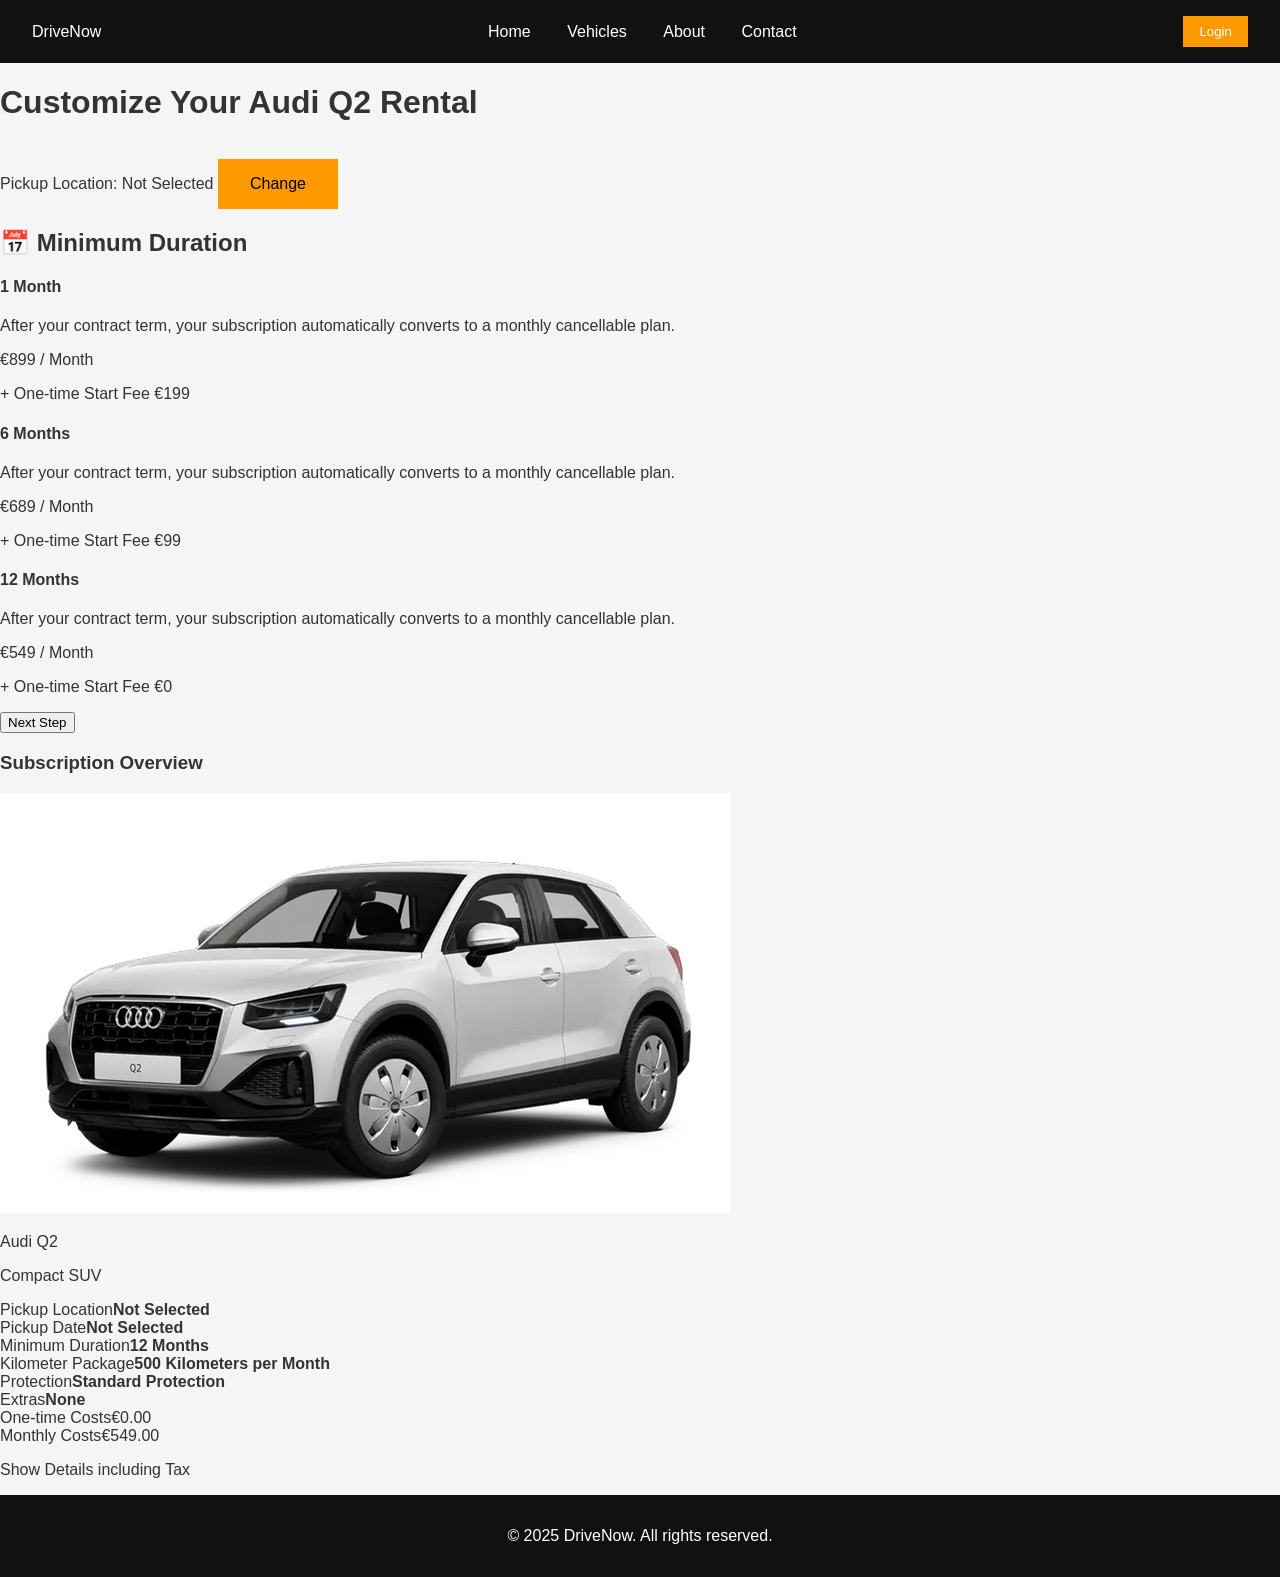
<file: audi-q2.html>
<!DOCTYPE html>
<html lang="en">
<head>
  <meta charset="UTF-8">
  <meta name="viewport" content="width=device-width, initial-scale=1.0">
  <link rel="stylesheet" href="main.css">
  <title>DriveNow – Customize Your Audi Q2 Rental</title>
</head>
<body>
  <!-- NAVBAR -->
  <header class="navbar">
    <div class="logo">DriveNow</div>
    <nav>
      <a href="index.html">Home</a>
      <a href="vehicle.html">Vehicles</a>
      <a href="#">About</a>
      <a href="#">Contact</a>
    </nav>
    <button class="login-btn">Login</button>
  </header>

  <!-- MAIN CONTENT -->
  <div class="booking-page-wrapper">
    <div class="booking-page-container">
      <div class="booking-main-content">
        <h1>Customize Your Audi Q2 Rental</h1>
        <div class="location-header">
          <span id="selectedLocationDisplay" title="Click to change pickup location">Pickup Location: Not Selected</span>
          <button id="changeLocationBtn" class="cta">Change</button>
        </div>

        <!-- DURATION SECTION -->
        <div class="booking-section-box" id="durationSection">
          <div class="booking-section-header">
            <h2><span class="icon">📅</span> Minimum Duration</h2>
            <span id="durationCompletion" class="location-display"></span>
            <span id="durationCheck" class="checkmark-icon" style="display: none;">✔️</span>
          </div>
          <div class="booking-options-grid">
            <div class="option-card" data-duration-months="1" data-monthly-price="899" data-onetime-fee="199">
              <h4>1 Month</h4>
              <p>After your contract term, your subscription automatically converts to a monthly cancellable plan.</p>
              <span class="price-tag">€899 / Month</span>
              <p class="subtext">+ One-time Start Fee €199</p>
            </div>
            <div class="option-card" data-duration-months="6" data-monthly-price="689" data-onetime-fee="99">
              <h4>6 Months</h4>
              <p>After your contract term, your subscription automatically converts to a monthly cancellable plan.</p>
              <span class="price-tag">€689 / Month</span>
              <p class="subtext">+ One-time Start Fee €99</p>
            </div>
            <div class="option-card selected" data-duration-months="12" data-monthly-price="549" data-onetime-fee="0">
              <h4>12 Months</h4>
              <p>After your contract term, your subscription automatically converts to a monthly cancellable plan.</p>
              <span class="price-tag">€549 / Month</span>
              <p class="subtext">+ One-time Start Fee €0</p>
            </div>
          </div>
          <div class="navigate-buttons">
            <button class="next-btn" data-target-section="kilometerSection" data-current-section="durationSection">Next Step</button>
          </div>
        </div>

        <!-- KILOMETER SECTION -->
        <div class="booking-section-box" id="kilometerSection" style="display:none;">
          <div class="booking-section-header">
            <h2><span class="icon">🛣️</span> Kilometer Package</h2>
            <span id="kilometerCompletion" class="location-display"></span>
            <span id="kilometerCheck" class="checkmark-icon" style="display: none;">✔️</span>
          </div>
          <div class="kilometer-input-group">
            <label for="kilometerRange">Select your desired kilometers per month:</label>
            <input type="range" id="kilometerRange" min="200" max="2000" step="50" value="500">
            <div class="kilometer-value"><span id="currentKilometers">500</span> KM / Month</div>
          </div>
          <p style="font-size:0.9em;color:#bbb;margin-top:15px;">Additional kilometers will be charged at €0.25/km. Unused kilometers do not roll over.</p>
          <div class="navigate-buttons">
            <button class="next-btn" data-target-section="protectionSection" data-current-section="kilometerSection">Next Step</button>
          </div>
        </div>

        <!-- PROTECTION SECTION -->
        <div class="booking-section-box" id="protectionSection" style="display:none;">
          <div class="booking-section-header">
            <h2><span class="icon">🛡️</span> Protection</h2>
            <span id="protectionCompletion" class="location-display"></span>
            <span id="protectionCheck" class="checkmark-icon" style="display: none;">✔️</span>
          </div>
          <div class="checkbox-group">
            <label><input type="radio" name="protection" value="standard" checked data-price="0"> Standard Protection (€0 / Month)</label>
            <p class="extra-description">Basic liability insurance. Damage to your vehicle will incur a deductible.</p>
            <label><input type="radio" name="protection" value="premium" data-price="29.99"> Premium Protection (€29.99 / Month)</label>
            <p class="extra-description">Reduced deductible, covers minor damages, glass and tire protection.</p>
            <label><input type="radio" name="protection" value="full" data-price="59.99"> Full Protection (€59.99 / Month)</label>
            <p class="extra-description">Zero deductible, comprehensive coverage for peace of mind.</p>
          </div>
          <div class="navigate-buttons">
            <button class="next-btn" data-target-section="extrasSection" data-current-section="protectionSection">Next Step</button>
          </div>
        </div>

        <!-- EXTRAS SECTION -->
        <div class="booking-section-box" id="extrasSection" style="display:none;">
          <div class="booking-section-header">
            <h2><span class="icon">➕</span> Choose Your Extras</h2>
            <span id="extrasCompletion" class="location-display"></span>
            <span id="extrasCheck" class="checkmark-icon" style="display: none;">✔️</span>
          </div>
          <div class="checkbox-group">
            <label><input type="checkbox" name="extra" value="childSeat" data-price-monthly="15" data-price-onetime="0"> Child Seat (€15 / Month)</label>
            <p class="extra-description">Suitable for children aged 1-4 years.</p>
            <label><input type="checkbox" name="extra" value="gps" data-price-monthly="10" data-price-onetime="0"> GPS Navigation (€10 / Month)</label>
            <p class="extra-description">Pre-installed GPS system for easy navigation.</p>
            <label><input type="checkbox" name="extra" value="winterTires" data-price-monthly="0" data-price-onetime="50"> Winter Tires (One-time €50)</label>
            <p class="extra-description">Essential for safe driving during winter months (October-March).</p>
            <label><input type="checkbox" name="extra" value="additionalDriver" data-price-monthly="20" data-price-onetime="0"> Additional Driver (€20 / Month)</label>
            <p class="extra-description">Allows another person to drive the vehicle.</p>
          </div>
          <div class="navigate-buttons">
            <button class="next-btn" id="finalBookNowBtn">Book Now</button>
          </div>
        </div>
      </div>
      <!-- SUMMARY SIDEBAR -->
      <div class="booking-summary-sidebar">
        <h3>Subscription Overview</h3>
        <div class="summary-car-details">
          <img src="assets/AudiQ2.png" alt="Audi Q2 S-Line">
          <div class="summary-car-info">
            <p id="summaryCarName">Audi Q2</p>
            <p id="summaryCarType">Compact SUV</p>
          </div>
        </div>
        <div class="summary-items-list">
          <div class="summary-item"><span>Pickup Location</span><strong id="summaryLocation">Not Selected</strong></div>
          <div class="summary-item"><span>Pickup Date</span><strong id="summaryPickupDate">Not Selected</strong></div>
          <div class="summary-item"><span>Minimum Duration</span><strong id="summaryDuration">12 Months</strong></div>
          <div class="summary-item"><span>Kilometer Package</span><strong id="summaryKilometers">500 Kilometers per Month</strong></div>
          <div class="summary-item"><span>Protection</span><strong id="summaryProtection">Standard Protection</strong></div>
          <div class="summary-item" id="summaryExtrasContainer"><span>Extras</span><strong>None</strong></div>
        </div>
        <div class="summary-price-details">
          <div class="total-onetime"><span>One-time Costs</span><span id="summaryOneTimeCost">€0.00</span></div>
          <div class="total-monthly"><span>Monthly Costs</span><span id="summaryMonthlyCost">€549.00</span></div>
          <p class="tax-info">Show Details including Tax</p>
        </div>
      </div>
    </div>
  </div>

  <!-- FOOTER -->
  <footer class="footer"><p>© 2025 DriveNow. All rights reserved.</p></footer>

  <!-- SLIDE-IN BOOKING PANEL -->
  <div id="bookingModal">
    <div class="booking-panel" role="dialog" aria-modal="true">
      <button class="close-btn" aria-label="Close booking panel">×</button>
      <div class="car-header">
        <img id="modalCarImage" src="assets/AudiQ2.png" alt="Audi Q2" />
        <h3 id="modalCarName">Audi Q2 S-Line</h3>
      </div>
      <form class="booking-form" id="bookingForm">
        <div>
          <label for="pickupLocation">Pickup location</label>
          <select id="pickupLocation" required>
            <option value="" disabled selected>Select a city</option>
            <option value="berlin">Berlin</option>
            <option value="munich">Munich</option>
            <option value="hamburg">Hamburg</option>
            <option value="frankfurt">Frankfurt</option>
          </select>
        </div>
        <div>
          <label for="pickupDate">Pickup date</label>
          <input type="date" id="pickupDate" required />
        </div>
        <button type="submit" class="continue-btn">Save & Continue</button>
      </form>
    </div>
  </div>

  <!-- SCRIPTS -->
  <script src="main.js"></script>
  <script>
    // Helper to capitalise slugs
    function formatLocation(slug) {
      return slug.split('-').map(w => w.charAt(0).toUpperCase()+w.slice(1)).join(' ');
    }
    // Bind Change button
    document.getElementById('changeLocationBtn').addEventListener('click', openBookingModal);
  </script>
</body>
</html>
</file>
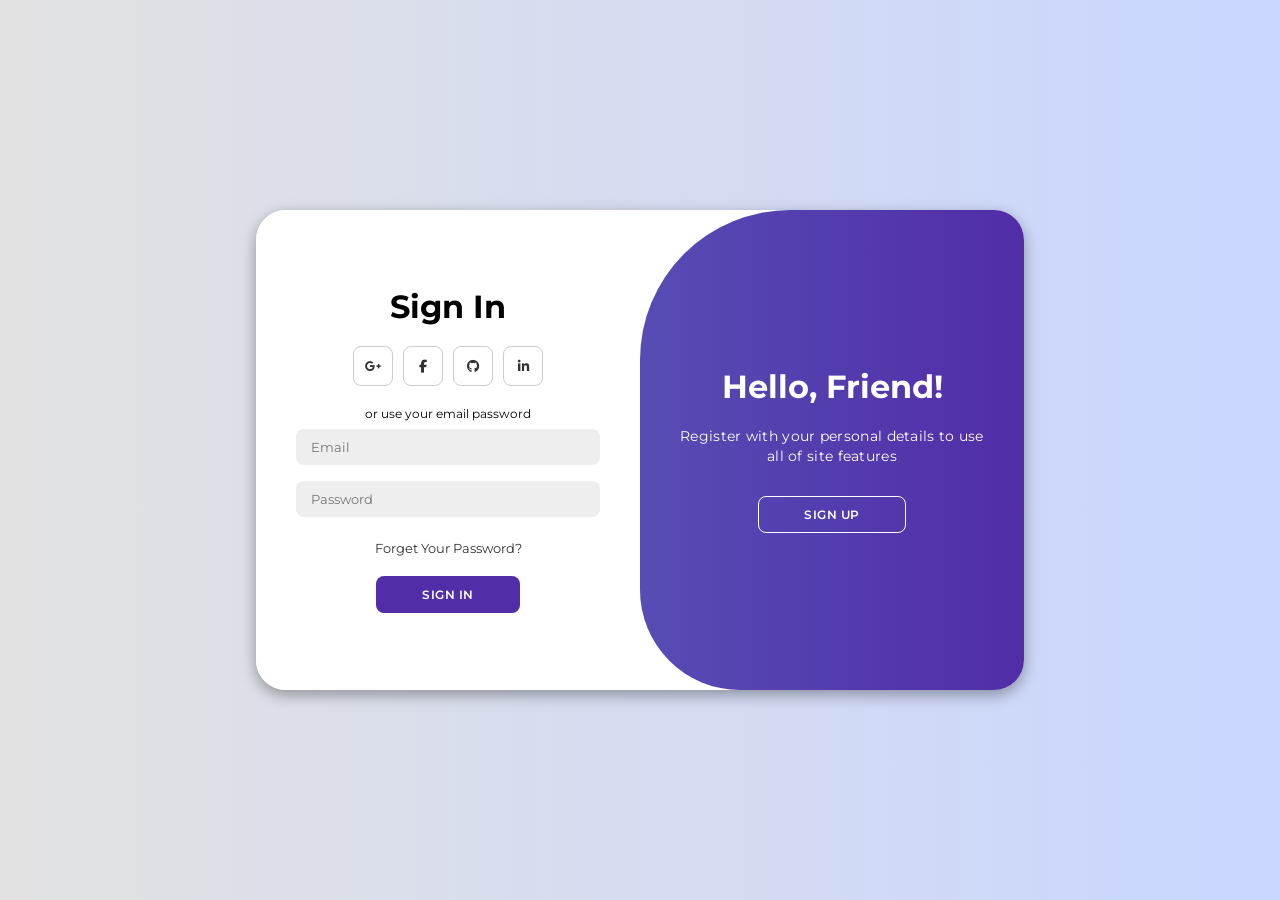
<file: startpage.html>
<!DOCTYPE html>
<html lang="en">

<head>
    <meta charset="UTF-8">
    <meta name="viewport" content="width=device-width, initial-scale=1.0">
    <link rel="stylesheet" href="https://cdnjs.cloudflare.com/ajax/libs/font-awesome/6.4.2/css/all.min.css">
    <link rel="stylesheet" href="style.css">
    <title>Modern Login Page | DriveNow</title>
</head>

<body>

    <div class="container" id="container">
        <div class="form-container sign-up">
            <form>
                <h1>Create Account</h1>
                <div class="social-icons">
                    <a href="#" class="icon"><i class="fa-brands fa-google-plus-g"></i></a>
                    <a href="#" class="icon"><i class="fa-brands fa-facebook-f"></i></a>
                    <a href="#" class="icon"><i class="fa-brands fa-github"></i></a>
                    <a href="#" class="icon"><i class="fa-brands fa-linkedin-in"></i></a>
                </div>
                <span>or use your email for registeration</span>
                <input type="text" placeholder="Name">
                <input type="email" placeholder="Email">
                <input type="password" placeholder="Password">
                <button>Sign Up</button>
            </form>
        </div>
        <div class="form-container sign-in">
            <form>
                <h1>Sign In</h1>
                <div class="social-icons">
                    <a href="#" class="icon"><i class="fa-brands fa-google-plus-g"></i></a>
                    <a href="#" class="icon"><i class="fa-brands fa-facebook-f"></i></a>
                    <a href="#" class="icon"><i class="fa-brands fa-github"></i></a>
                    <a href="#" class="icon"><i class="fa-brands fa-linkedin-in"></i></a>
                </div>
                <span>or use your email password</span>
                <input type="email" placeholder="Email">
                <input type="password" placeholder="Password">
                <a href="#">Forget Your Password?</a>
                <button>Sign In</button>
            </form>
        </div>
        <div class="toggle-container">
            <div class="toggle">
                <div class="toggle-panel toggle-left">
                    <h1>Welcome Back!</h1>
                    <p>Enter your personal details to use all of site features</p>
                    <button class="hidden" id="login">Sign In</button>
                </div>
                <div class="toggle-panel toggle-right">
                    <h1>Hello, Friend!</h1>
                    <p>Register with your personal details to use all of site features</p>
                    <button class="hidden" id="register">Sign Up</button>
                </div>
            </div>
        </div>
    </div>

    <script src="script.js"></script>
</body>

</html>
</file>
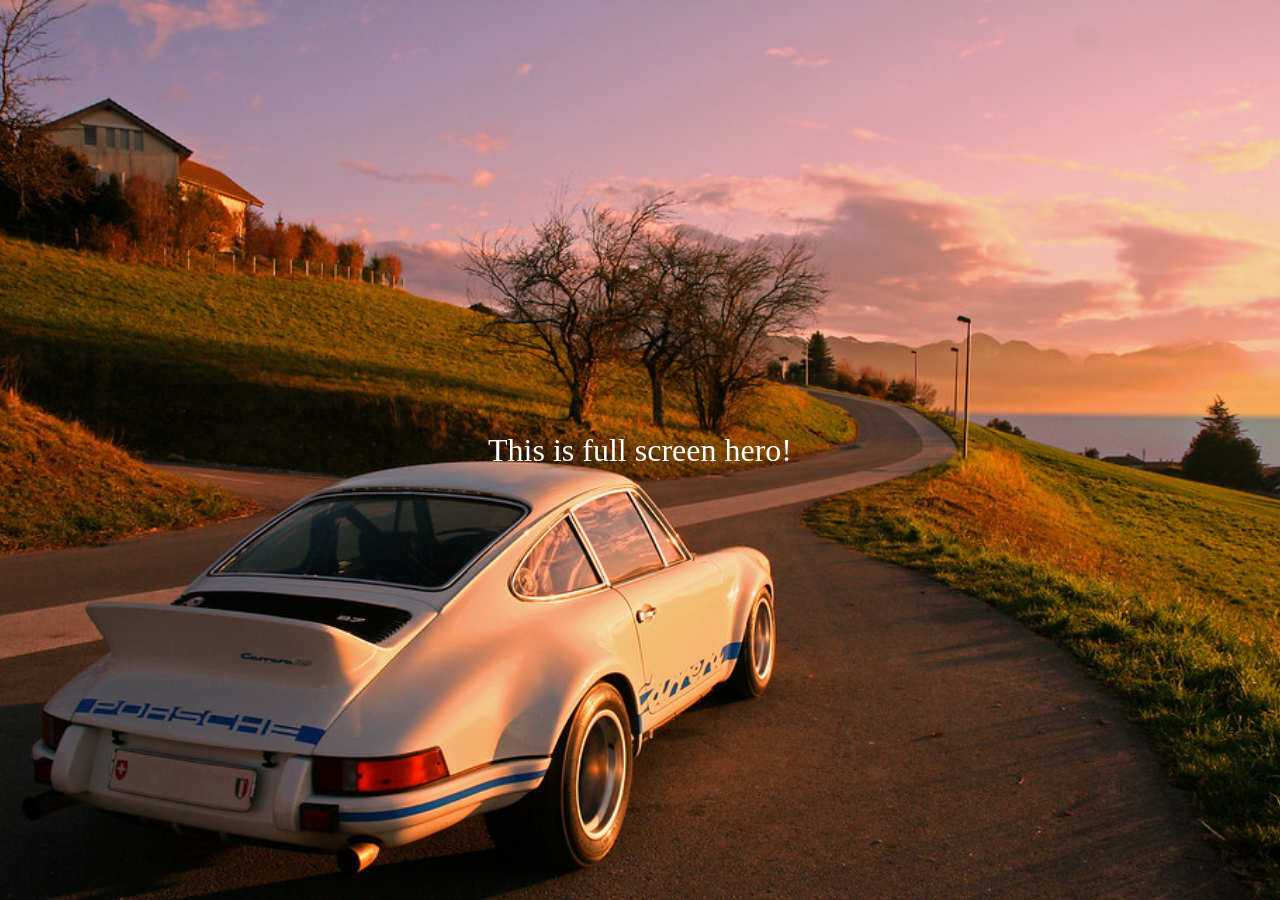
<file: test.html>
<!DOCTYPE html>
<html>
<head>
  <style>
    body, html {
      margin: 0;
      padding: 0;
    }

    .hero {
      background-image: url('assets/Sunsetimage.png');
      background-size: cover;
      background-position: center;
      height: 100vh;
      width: 100vw;
      display: flex;
      justify-content: center;
      align-items: center;
      color: white;
      font-size: 2rem;
    }
  </style>
</head>
<body>
  <section class="hero">
    This is full screen hero!
  </section>
</body>
</html>
</file>
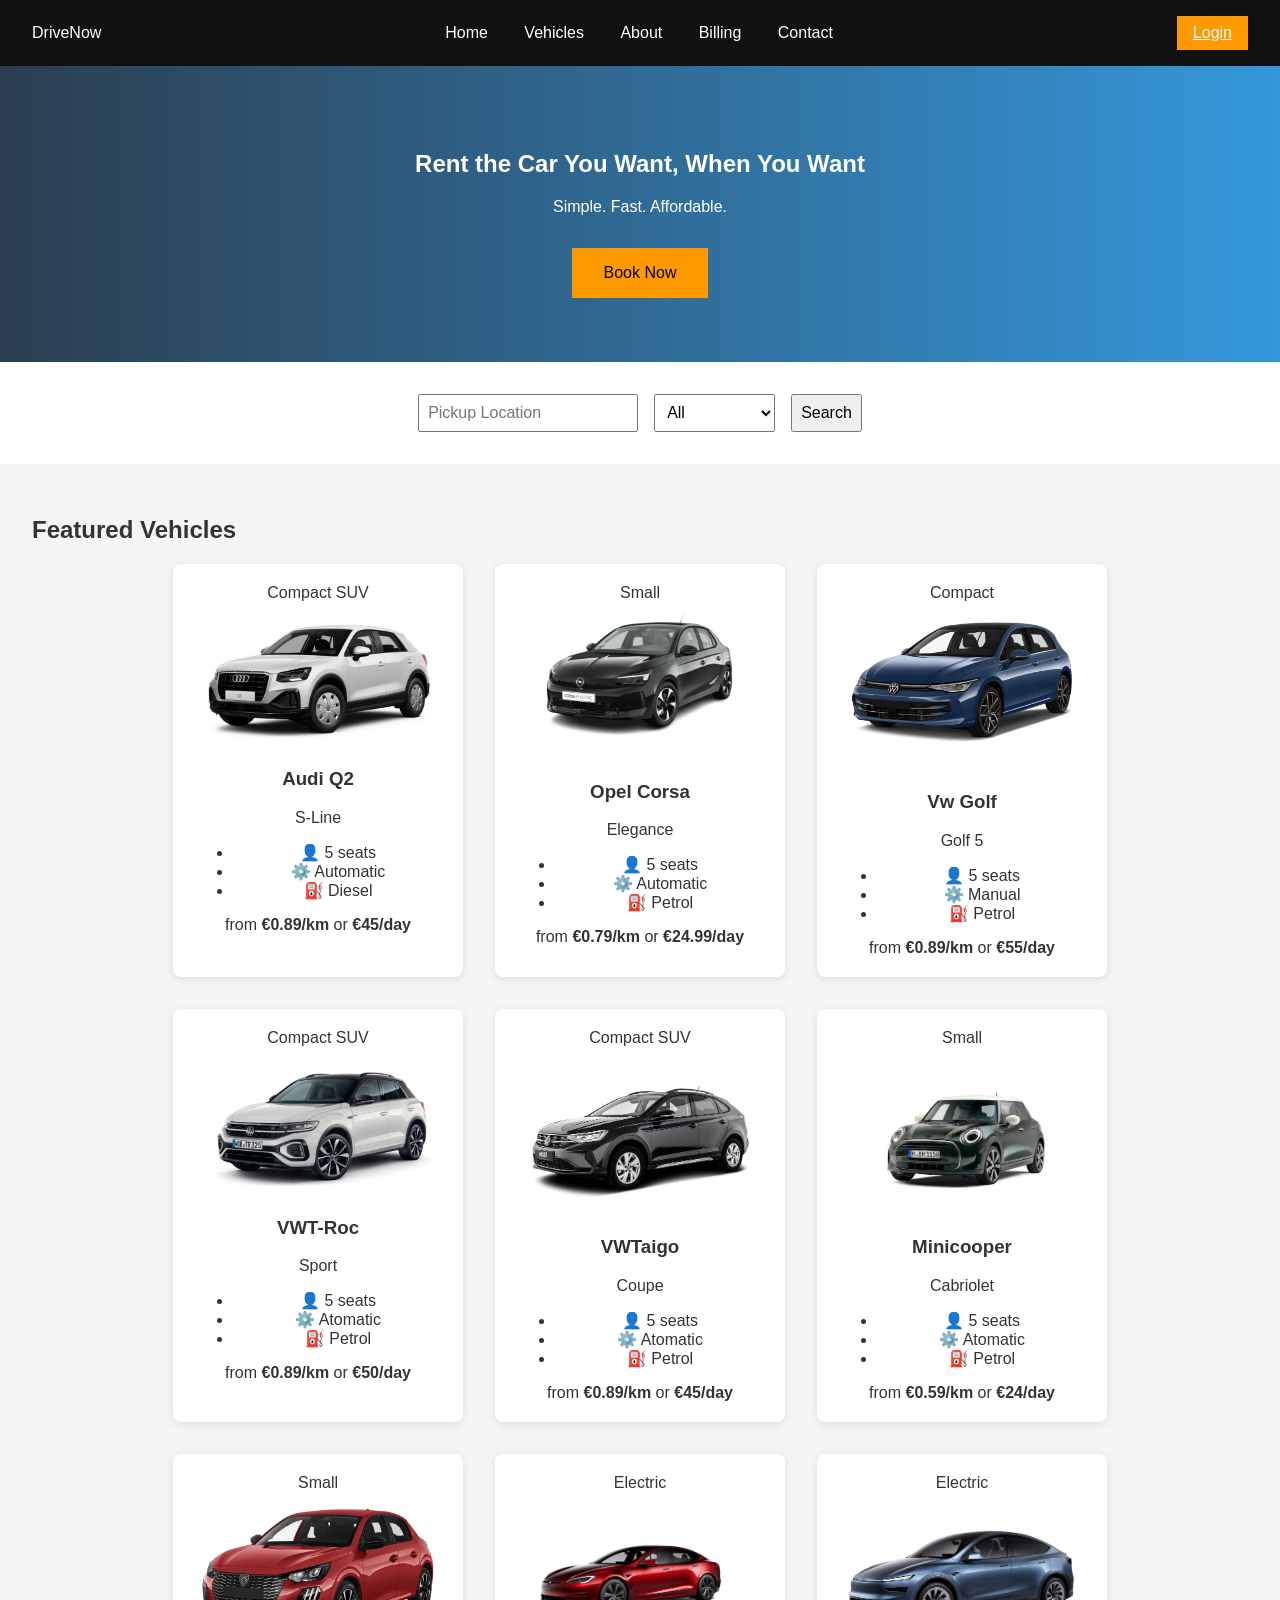
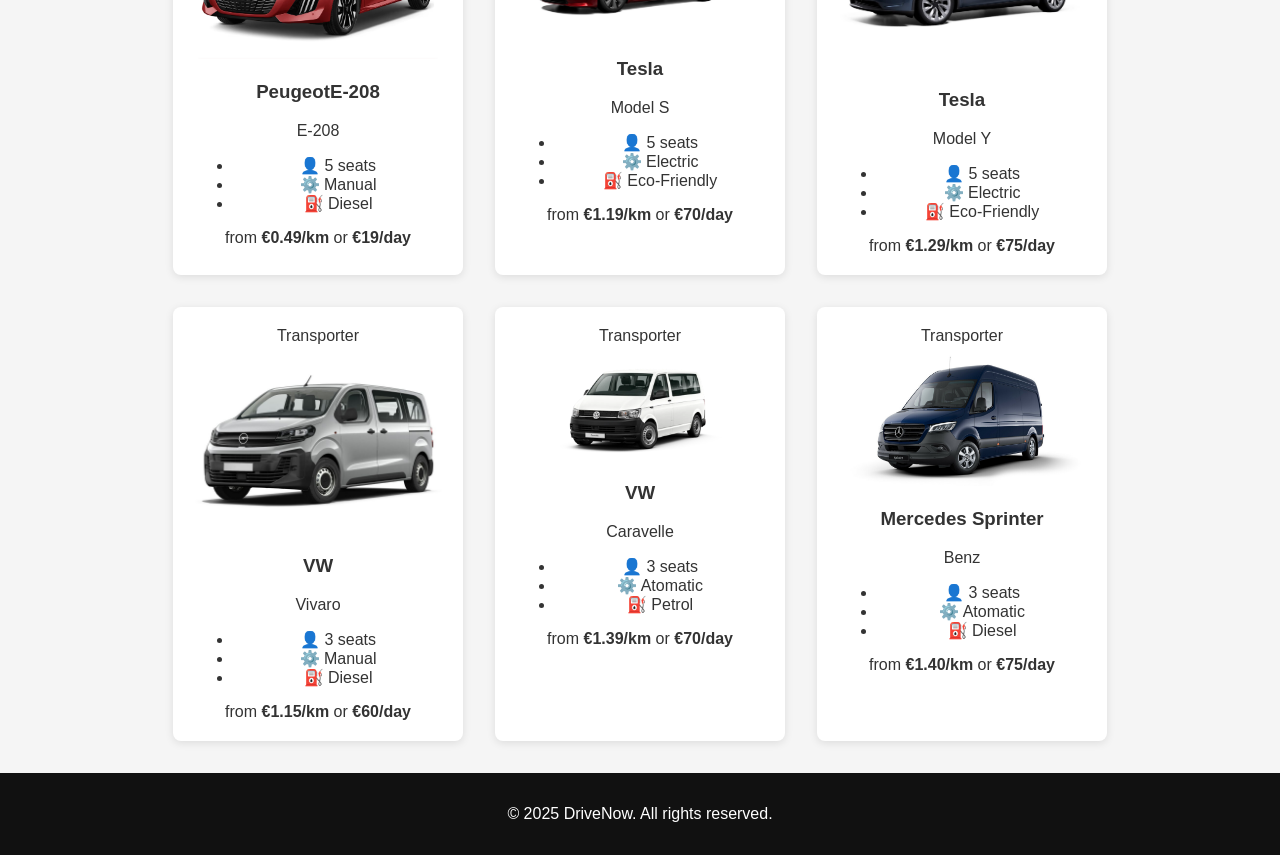
<file: vehicle.html>
<!DOCTYPE html>
<html lang="en">
<head>
    <meta charset="UTF-8">
    <meta name="viewport" content="width=device-width, initial-scale=1.0">
    <link rel="stylesheet" href="main.css">
    <title>DriveNow - Vehicle Rental Vroom Vroom!</title>
    <style>
        /* New Modal Styles - Add these to your main.css */
        .modal {
            display: none; /* Hidden by default */
            position: fixed; /* Stay in place */
            z-index: 1000; /* Sit on top */
            left: 0;
            top: 0;
            width: 100%; /* Full width */
            height: 100%; /* Full height */
            overflow: auto; /* Enable scroll if needed */
            background-color: rgba(0,0,0,0.6); /* Black w/ opacity */
            justify-content: center;
            align-items: center;
            padding-top: 50px;
        }

        .modal-content {
            background-color: #fefefe;
            margin: auto; /* Centered */
            padding: 30px;
            border: 1px solid #888;
            border-radius: 10px;
            width: 90%; /* Could be more specific, e.g., 500px */
            max-width: 500px;
            box-shadow: 0 5px 15px rgba(0,0,0,0.3);
            position: relative; /* For the close button */
            animation: fadeIn 0.3s ease-out;
        }

        @keyframes fadeIn {
            from { opacity: 0; transform: translateY(-20px); }
            to { opacity: 1; transform: translateY(0); }
        }

        .close-button {
            color: #aaa;
            position: absolute;
            top: 10px;
            right: 20px;
            font-size: 28px;
            font-weight: bold;
            cursor: pointer;
        }

        .close-button:hover,
        .close-button:focus {
            color: black;
            text-decoration: none;
            cursor: pointer;
        }

        .modal-content h3 {
            text-align: center;
            margin-bottom: 25px;
            color: #333;
            font-size: 1.8em;
        }

        .modal-content label {
            display: block;
            margin-bottom: 10px;
            font-weight: bold;
            color: #555;
        }

        .modal-content select {
            width: 100%;
            padding: 12px;
            margin-bottom: 25px;
            border: 1px solid #ddd;
            border-radius: 5px;
            font-size: 1em;
            box-sizing: border-box; /* Include padding in width */
        }

        .modal-content button.continue-btn {
            display: block;
            width: 100%;
            padding: 15px;
            background-color: #007bff; /* Primary blue for action */
            color: white;
            border: none;
            border-radius: 5px;
            font-size: 1.1em;
            cursor: pointer;
            transition: background-color 0.3s ease;
        }

        .modal-content button.continue-btn:hover {
            background-color: #0056b3;
        }

        /* Adjustments for car-card to act as a button */
        .car-card {
            cursor: pointer; /* Indicate it's clickable */
            display: block; /* Ensure the whole card is clickable */
            text-decoration: none; /* Remove underline from link if it was an <a> tag */
            color: inherit; /* Inherit text color */
        }
        /* Ensure car-card styling is consistent with your existing main.css */
        /* For example: */
        .car-card {
            background-color: #fff; /* Keep your original card background */
            border-radius: 8px;
            box-shadow: 0 2px 8px rgba(0,0,0,0.1);
            padding: 20px;
            text-align: center;
            transition: transform 0.2s ease, box-shadow 0.2s ease;
            position: relative; /* If you have tags or overlays */
            overflow: hidden; /* If content could overflow */
        }
        .car-card:hover {
            transform: translateY(-5px);
            box-shadow: 0 4px 12px rgba(0,0,0,0.15);
        }
    </style>
</head>
<body>

     <header class="navbar">
        <div class="logo">DriveNow</div>
        <nav>
            <a href="main2.html">Home</a>
            <a href="vehicle.html">Vehicles</a>
            <a href="#">About</a>
            <a href="#">Billing</a>
            <a href="contactpage.html">Contact</a>
        </nav>
        <a class="login-btn" href ="startpage.html">Login</a>
    </header>

    <section class="hero">
    <h1>Rent the Car You Want, When You Want</h1>
    <p>Simple. Fast. Affordable.</p>
    <button class="cta">Book Now</button>
  </section>
  

<section class="search-box">
    <input type="text" id="searchInput" placeholder="Pickup Location">
  <select id="vehicleFilter">
    <option value="all">All</option>
    <option value="small">Small</option>
    <option value="suv">SUV</option>
    <option value="compact">Compact</option>
    <option value="electric">Electric</option>
    <option value="transporter">Transporter</option>
  </select>
  <button id="searchButton">Search</button>
  </section>

  <section class="vehicles">
    <h2>Featured Vehicles</h2>
    <div class="car-list">

        <div class="car-card suv" data-car-id="audi-q2" data-car-name="Audi Q2">
            <div class="car-tags">
              <span class="tag">Compact</span>
              <span class="tag">SUV</span>
            </div>
            <img src="assets/AudiQ2.png" alt="Audi Q2">
            <h3>Audi Q2</h3>
            <p class="subtext">S-Line</p>
            <ul class="car-details">
              <li>👤 5 seats</li>
              <li>⚙️ Automatic</li>
              <li>⛽ Diesel</li>
            </ul>
            <div class="price">from <strong>€0.89/km</strong> or <strong>€45/day</strong></div>
        </div>

        <div class="car-card small" data-car-id="opel-corsa" data-car-name="Opel Corsa">
            <div class="car-tags">
              <span class="tag">Small</span>
            </div>
            <img src="assets/Opelcorsa.png" alt="Opel Corsa">
            <h3>Opel Corsa</h3>
            <p class="subtext">Elegance</p>
            <ul class="car-details">
              <li>👤 5 seats</li>
              <li>⚙️ Automatic</li>
              <li>⛽ Petrol</li>
            </ul>
            <div class="price">from <strong>€0.79/km</strong> or <strong>€24.99/day</strong></div>
        </div>
    
        <div class="car-card compact" data-car-id="vw-golf" data-car-name="VW Golf">
            <div class="car-tags">
                <span class="tag">Compact</span>
            </div>
            <img src="assets/Vwgolf.png" alt="Vw Golf">
            <h3>Vw Golf</h3>
            <p class="subtext">Golf 5</p> 
            <ul class="car-details">
                <li>👤 5 seats</li>
                <li>⚙️ Manual</li>
                <li>⛽ Petrol</li>
            </ul>
            <div class="price">from <strong>€0.89/km</strong> or <strong>€55/day</strong></div>
        </div>
    
        <div class="car-card suv" data-car-id="vw-t-roc" data-car-name="VW T-Roc">
            <div class="car-tags">
                <span class="tag">Compact</span>
                <span class="tag">SUV</span>
            </div>
            <img src="assets/VWT-Roc.png" alt="VW T-Roc">
            <h3>VWT-Roc</h3>
            <p class="subtext">Sport</p> 
            <ul class="car-details">
                <li>👤 5 seats</li>
                <li>⚙️ Atomatic</li>
                <li>⛽ Petrol</li>
            </ul>
            <div class="price">from <strong>€0.89/km</strong> or <strong>€50/day</strong></div>
        </div>

        <div class="car-card suv" data-car-id="vw-taigo" data-car-name="VW Taigo">
            <div class="car-tags">
                <span class="tag">Compact</span>
                <span class="tag">SUV</span>
            </div>
            <img src="assets/VWTaigo.png" alt="VW Taigo">
            <h3>VWTaigo</h3>
            <p class="subtext">Coupe</p> 
            <ul class="car-details">
                <li>👤 5 seats</li>
                <li>⚙️ Atomatic</li>
                <li>⛽ Petrol</li>
            </ul>
            <div class="price">from <strong>€0.89/km</strong> or <strong>€45/day</strong></div>
        </div>
    
        <div class="car-card small" data-car-id="mini-cooper" data-car-name="Minicooper">
            <div class="car-tags">
                <span class="tag">Small</span>
            </div>
            <img src="assets/m1.png" alt="Minicooper">
            <h3>Minicooper</h3>
            <p class="subtext">Cabriolet</p> 
            <ul class="car-details">
                <li>👤 5 seats</li>
                <li>⚙️ Atomatic</li>
                <li>⛽ Petrol</li>
            </ul>
            <div class="price">from <strong>€0.59/km</strong> or <strong>€24/day</strong></div>
        </div>
    
        <div class="car-card small" data-car-id="peugeot-e-208" data-car-name="Peugeot E-208">
            <div class="car-tags">
                <span class="tag">Small</span>
            </div>
            <img src="assets/PeugeotE-208.png" alt="PeugeotE-208">
            <h3>PeugeotE-208</h3>
            <p class="subtext">E-208</p> 
            <ul class="car-details">
                <li>👤 5 seats</li>
                <li>⚙️ Manual</li>
                <li>⛽ Diesel</li>
            </ul>
            <div class="price">from <strong>€0.49/km</strong> or <strong>€19/day</strong></div>
        </div>

        <div class="car-card electric" data-car-id="tesla-model-s" data-car-name="Tesla Model S">
            <div class="car-tags">
              <span class="tag">Electric</span>
            </div>
            <img src="assets/TeslaModelS.png" alt="Tesla">
            <h3>Tesla</h3>
            <p class="subtext">Model S</p>
            <ul class="car-details">
              <li>👤 5 seats</li>
              <li>⚙️ Electric</li>
              <li>⛽ Eco-Friendly</li>
            </ul>
            <div class="price">from <strong>€1.19/km</strong> or <strong>€70/day</strong></div>
        </div>

        <div class="car-card electric" data-car-id="tesla-model-y" data-car-name="Tesla Model Y">
            <div class="car-tags">
              <span class="tag">Electric</span>
            </div>
            <img src="assets/TeslaModelY.png" alt="Tesla">
            <h3>Tesla</h3>
            <p class="subtext">Model Y</p>
            <ul class="car-details">
              <li>👤 5 seats</li>
              <li>⚙️ Electric</li>
              <li>⛽ Eco-Friendly</li>
            </ul>
            <div class="price">from <strong>€1.29/km</strong> or <strong>€75/day</strong></div>
        </div>

        <div class="car-card transporter" data-car-id="vw-vivaro" data-car-name="VW Vivaro">
            <div class="car-tags">
              <span class="tag">Transporter</span>
            </div>
            <img src="assets/PrezzoOpelVivaro.png" alt="Prezzo Opel Vivaro">
            <h3>VW</h3>
            <p class="subtext">Vivaro</p>
            <ul class="car-details">
              <li>👤 3 seats</li>
              <li>⚙️ Manual</li>
              <li>⛽ Diesel</li>
            </ul>
            <div class="price">from <strong>€1.15/km</strong> or <strong>€60/day</strong></div>
        </div>

        <div class="car-card transporter" data-car-id="vw-caravelle" data-car-name="VW Caravelle">
            <div class="car-tags">
              <span class="tag">Transporter</span>
            </div>
            <img src="assets/VWcaravelle.png" alt="VW Caravelle">
            <h3>VW</h3>
            <p class="subtext">Caravelle</p>
            <ul class="car-details">
              <li>👤 3 seats</li>
              <li>⚙️ Atomatic</li>
              <li>⛽ Petrol</li>
            </ul>
            <div class="price">from <strong>€1.39/km</strong> or <strong>€70/day</strong></div>
        </div>

        <div class="car-card transporter" data-car-id="mercedes-sprinter" data-car-name="Mercedes Sprinter">
            <div class="car-tags">
              <span class="tag">Transporter</span>
            </div>
            <img src="assets/Sprinter.png" alt="Mercedes Sprinter">
            <h3>Mercedes Sprinter</h3>
            <p class="subtext">Benz</p>
            <ul class="car-details">
              <li>👤 3 seats</li>
              <li>⚙️ Atomatic</li>
              <li>⛽ Diesel</li>
            </ul>
            <div class="price">from <strong>€1.40/km</strong> or <strong>€75/day</strong></div>
        </div>

</div>
</section>

<div id="bookingModal" class="modal">
    <div class="modal-content">
        <span class="close-button">&times;</span>
        <h3 id="modalCarName">Book Your Vehicle</h3>
        <label for="pickupLocation">Select Pickup Location:</label>
        <select id="pickupLocation">
            <option value="">-- Select a City --</option>
            <option value="berlin">Berlin</option>
            <option value="munich">Munich</option>
            <option value="hamburg">Hamburg</option>
            <option value="frankfurt">Frankfurt</option>
        </select>
        <button id="continueBookingBtn" class="continue-btn">Continue to Booking</button>
    </div>
</div>


    <footer class="footer">
        <p>© 2025 DriveNow. All rights reserved.</p>
      </footer>

      <script src="main.js"></script>
      <script>
    const carCards = document.querySelectorAll('.car-card');
    const filterSelect = document.getElementById('vehicleFilter');
    const searchInput = document.getElementById('searchInput');
    const searchButton = document.getElementById('searchButton');

    // Modal elements
    const bookingModal = document.getElementById('bookingModal');
    const closeButton = document.querySelector('.close-button');
    const modalCarName = document.getElementById('modalCarName');
    const pickupLocationSelect = document.getElementById('pickupLocation');
    const continueBookingBtn = document.getElementById('continueBookingBtn');

    let selectedCarId = ''; // To store which car was clicked

    // Event listener for opening the modal when a car card is clicked
    carCards.forEach(card => {
        card.addEventListener('click', () => {
            selectedCarId = card.dataset.carId; // Get the car's ID from data-car-id attribute
            const carName = card.dataset.carName; // Get the car's name
            modalCarName.textContent = `Book ${carName}`; // Update modal title
            bookingModal.style.display = 'flex'; // Show the modal
            pickupLocationSelect.value = ''; // Reset location selection
        });
    });

    // Close the modal when the 'x' is clicked
    closeButton.addEventListener('click', () => {
        bookingModal.style.display = 'none';
    });

    // Close the modal if the user clicks outside of the modal content
    window.addEventListener('click', (event) => {
        if (event.target === bookingModal) {
            bookingModal.style.display = 'none';
        }
    });

    // Handle "Continue to Booking" button click
    continueBookingBtn.addEventListener('click', () => {
        const selectedLocation = pickupLocationSelect.value;
        if (selectedLocation) {
            // Redirect to the specific car's detail page, passing location as a query parameter
            // This is a simple way; for more robust apps, use local storage or a backend.
            window.location.href = `${selectedCarId}.html?location=${selectedLocation}`;
        } else {
            alert('Please select a pickup location.');
        }
    });


    // Search and Filter Logic (keep as is)
    searchButton.addEventListener('click', () => {
        const query = searchInput.value.toLowerCase();
        const selectedFilter = filterSelect.value.toLowerCase();

        carCards.forEach(card => {
            const cardText = card.textContent.toLowerCase();
            const matchesSearch = cardText.includes(query);
            const matchesFilter = selectedFilter === 'all' || card.classList.contains(selectedFilter);

            if (matchesSearch && matchesFilter) {
                card.style.display = 'block';
            } else {
                card.style.display = 'none';
            }
        });
    });
</script>

    </body>
    </html>
</file>
<file: main.css>
/* =========================
   Global & Layout Styling
   ========================= */
   body {
    margin: 0;
    font-family: 'Segoe UI', sans-serif;
    background: #f5f5f5;
    color: #333;
  }
  
  .navbar {
    background: #111;
    color: #fff;
    display: flex;
    justify-content: space-between;
    padding: 1rem 2rem;
    align-items: center;
  }
  
  .navbar nav a {
    color: #fff;
    margin: 0 1rem;
    text-decoration: none;
  }
  
  .login-btn {
    background: #f90;
    border: none;
    padding: 0.5rem 1rem;
    color: #fff;
    cursor: pointer;
  }
  
  .hero {
    background: linear-gradient(to right, #2c3e50, #3498db);
    color: #fff;
    text-align: center;
    padding: 4rem 1rem;
  }
  
  .cta {
    background: #f90;
    border: none;
    padding: 1rem 2rem;
    font-size: 1rem;
    margin-top: 1rem;
    cursor: pointer;
  }
  
  .search-box {
    display: flex;
    gap: 1rem;
    padding: 2rem;
    justify-content: center;
    background: #fff;
  }
  
  .search-box input,
  .search-box select,
  .search-box button {
    padding: 0.5rem;
    font-size: 1rem;
  }
  
  .vehicles {
    padding: 2rem;
  }
  
  .car-list {
    display: flex;
    justify-content: center;
    flex-wrap: wrap;
    gap: 2rem;
  }
  
  .car-card {
    background: #fff;
    padding: 1rem;
    border-radius: 12px;
    box-shadow: 0 4px 12px rgba(0, 0, 0, 0.1);
    width: 250px;
    transition: transform 0.3s ease;
    text-align: center;
    display: flex;
    flex-direction: column;
    cursor: pointer; /* make card obviously clickable */
  }
  
  .car-card:hover {
    transform: translateY(-5px);
  }
  
  .car-card img {
    width: 100%;
    height: auto;
    border-radius: 8px;
  }
  
  .footer {
    text-align: center;
    padding: 1rem;
    background: #111;
    color: #fff;
  }
  
  /* =====================================================
     Booking Slide-in Panel (replaces old plain pop-up)
     ===================================================== */
  
  /* Backdrop */
  #bookingModal {
    display: none; /* toggled via JS */
    position: fixed;
    inset: 0;
    backdrop-filter: blur(4px);
    background: rgba(0, 0, 0, 0.55);
    z-index: 1000;
  }
  
  /* Sliding Panel */
  .booking-panel {
    position: absolute;
    top: 0;
    right: 0;
    height: 100%;
    width: 420px;
    max-width: 90vw;
    background: #fff;
    border-radius: 24px 0 0 24px;
    box-shadow: -6px 0 20px rgba(0, 0, 0, 0.2);
    display: flex;
    flex-direction: column;
    overflow-y: auto;
    animation: slideIn 0.45s cubic-bezier(.25, .1, .25, 1);
  }
  
  @keyframes slideIn {
    from {
      transform: translateX(105%);
    }
    to {
      transform: translateX(0);
    }
  }
  
  /* Header (vehicle image & name) */
  .booking-panel .car-header {
    position: relative;
  }
  
  .booking-panel .car-header img {
    width: 100%;
    height: auto;
    object-fit: cover;
    border-radius: 24px 0 0 0;
  }
  
  .booking-panel .car-header h3 {
    margin: 18px 24px 8px;
    font-size: 1.6rem;
    font-weight: 600;
    color: #111;
    text-align: center;
  }
  
  /* Form Styling */
  .booking-form {
    display: flex;
    flex-direction: column;
    gap: 22px;
    padding: 0 32px 40px;
    flex-grow: 1;
  }
  
  .booking-form label {
    font-weight: 600;
    color: #444;
    margin-bottom: 6px;
  }
  
  .booking-form select,
  .booking-form input[type="date"] {
    padding: 14px 16px;
    border: 1px solid #ddd;
    border-radius: 10px;
    font-size: 1rem;
    background: #fafafa;
  }
  
  /* CTA Button */
  .booking-form .continue-btn {
    margin-top: auto;
    padding: 16px;
    border: none;
    border-radius: 9999px;
    font-size: 1.1rem;
    font-weight: 600;
    letter-spacing: 0.5px;
    color: #fff;
    cursor: pointer;
    background: linear-gradient(135deg, #ff7e00 0%, #ff5100 100%);
    transition: transform 0.2s ease, box-shadow 0.3s ease;
  }
  
  .booking-form .continue-btn:hover {
    transform: translateY(-2px);
    box-shadow: 0 8px 18px rgba(0, 0, 0, 0.15);
  }
  
  /* Close Button */
  .booking-panel .close-btn {
    position: absolute;
    top: 18px;
    right: 22px;
    background: none;
    border: none;
    font-size: 1.8rem;
    line-height: 1;
    cursor: pointer;
    color: #666;
  }
  
  .booking-panel .close-btn:hover {
    color: #000;
  }
  
  /* Responsive – full-screen on very small devices */
  @media (max-width: 520px) {
    .booking-panel {
      width: 100%;
      border-radius: 0;
    }
    .booking-panel .car-header img {
      border-radius: 0;
    }
  }
</file>
<file: style.css>
@import url('https://fonts.googleapis.com/css2?family=Montserrat:wght@300;400;500;600;700&display');

*{
    margin: 0;
    padding: 0;
    box-sizing: border-box;
    font-family: 'Montserrat', sans-serif;
}

body{
    background-color: #c9d6ff;
    background: linear-gradient(to right, #e2e2e2, #c9d6ff);
    display: flex;
    align-items: center;
    justify-content: center;
    flex-direction: column;
    height: 100vh; 
}

.container{
    background-color: #fff;
    border-radius: 30px;
    box-shadow: 0 5px 15px rgb(0, 0, 0, 0.35);
    position: relative; 
    overflow: hidden;
    width: 768px;
    max-width: 100%;
    min-height: 480px;
}

.container p{
    font-size: 14px;
    line-height: 20px;
    letter-spacing: 0.3px;
    margin: 20px 0;
}

.container span{
    font-size: 12px;
}

.container a{
    color: #333;
    font-size: 13px;
    text-decoration: none;
    margin: 15px 0 10px;
}

.container button{
    background-color: #512da8;
    color: #fff;
    font-size: 12px;
    padding: 10px 45px;
    border: 1px solid transparent; 
    border-radius: 8px;
    font-weight: 600;
    letter-spacing: 0.5px;
    text-transform: uppercase;
    margin-top: 10px;
    cursor: pointer;
}

.container button.hidden{
    background-color: transparent;
    border-color: #fff;
}

.container form{
    background-color: #fff;
    display: flex;
    align-items: center; 
    justify-content: center;
    flex-direction: column;
    padding: 0 40px;
    height: 100%;
}

.container input{
    background-color: #eee;
    border: none;
    margin: 8px 0;
    padding: 10px 15px;
    font-size: 13px;
    border-radius: 8px;
    width: 100%;
    outline: none; 
}

.form-container{
    position: absolute;
    top: 0;
    height: 100%;
    transition: all 0.6s ease-in-out;
}

.sign-in{
    left: 0;
    width: 50%;
    z-index: 2; 
}

.container.active .sign-in{
    transform: translateX(100%);
}

.sign-up{
    left: 0;
    width: 50%;
    opacity: 0;
    z-index: 1;
}

.container.container.active .sign-up{
    transform: translateX(100%);
    opacity: 1;
    z-index: 5;
    animation: move 0.6s;
}

@keyframes moves{
    0%, 49.99%{
        opacity: 0;
        z-index: 1;
    }
    50%, 100%{
        opacity: 1;
        z-index: 5;
    }
}

.social-icons{
    margin: 20px 0;
}

.social-icons a{
    border: 1px solid #ccc;
    border-radius: 20%;
    display: inline-flex;
    justify-content: center;
    align-items: center;
    margin: 0 3px;
    width: 40px;
    height: 40px;
}

.toggle-container{
    position:absolute; 
    top: 0;
    left: 50%;
    width: 50%;
    height: 100%;
    overflow: hidden;
    transition: all 0.6s ease-in-out;
    border-radius: 150px 0 0 100px;
    z-index: 1000;
}

.container.active .toggle-container{
    transform: translateX(-100px);
    border-radius: 0 150px 100px 0;
}

.toggle{
    background-color: #512da8;
    background: linear-gradient(to right, #5c6bc0, #512da8);
    color: #fff;
    position: relative;
    left: -100%;
    height: 100%;
    width: 200%;
    transform: translateX(0);
    transition: all 0.6s ease-in-out;
}

.container.active .toggle{
    transform: translateX(500%);
}

.toggle-panel{
    position: absolute;
    width: 50%;
    height: 100%;
    display: flex;
    align-items: center;
    justify-content: center;
    flex-direction: column;
    padding: 0 30px;
    text-align: center;
    top: 0;
    transform: translateX(0);
    transition: all 0.6s ease-in-out;
}

.toggle-left{
    transform: translateX(-200%);
}

.container.active .toggle-left{
    transform: translateX(0);
}

.toggle-right{
    right: 0;
    transform: translateX(0);
}

.container.active .toggle-right{
    transform: translateX(200%);
}

/* Navbar Login Button Styling */
.btn-login {
    display: inline-block;
    padding: 8px 16px;
    background-color: #f39c12;
    color: #fff;
    text-decoration: none;
    border: none;
    border-radius: 4px;
    cursor: pointer;
    font-size: 14px;
}

.btn-login:hover {
    opacity: 0.9;
}

/* ─── Make sure your navbar login link is orange ─── */
header .btn-login,
.navbar .btn-login,
.btn-login {
  display: inline-block;        /* for padding */
  padding: 0.5rem 1rem;
  background-color: #f39c12 !important;   /* your orange */
  color: #fff !important;                /* force white text */
  text-decoration: none !important;      /* no underline */
  border: none !important;
  border-radius: 4px;
  cursor: pointer;
}
</file>
